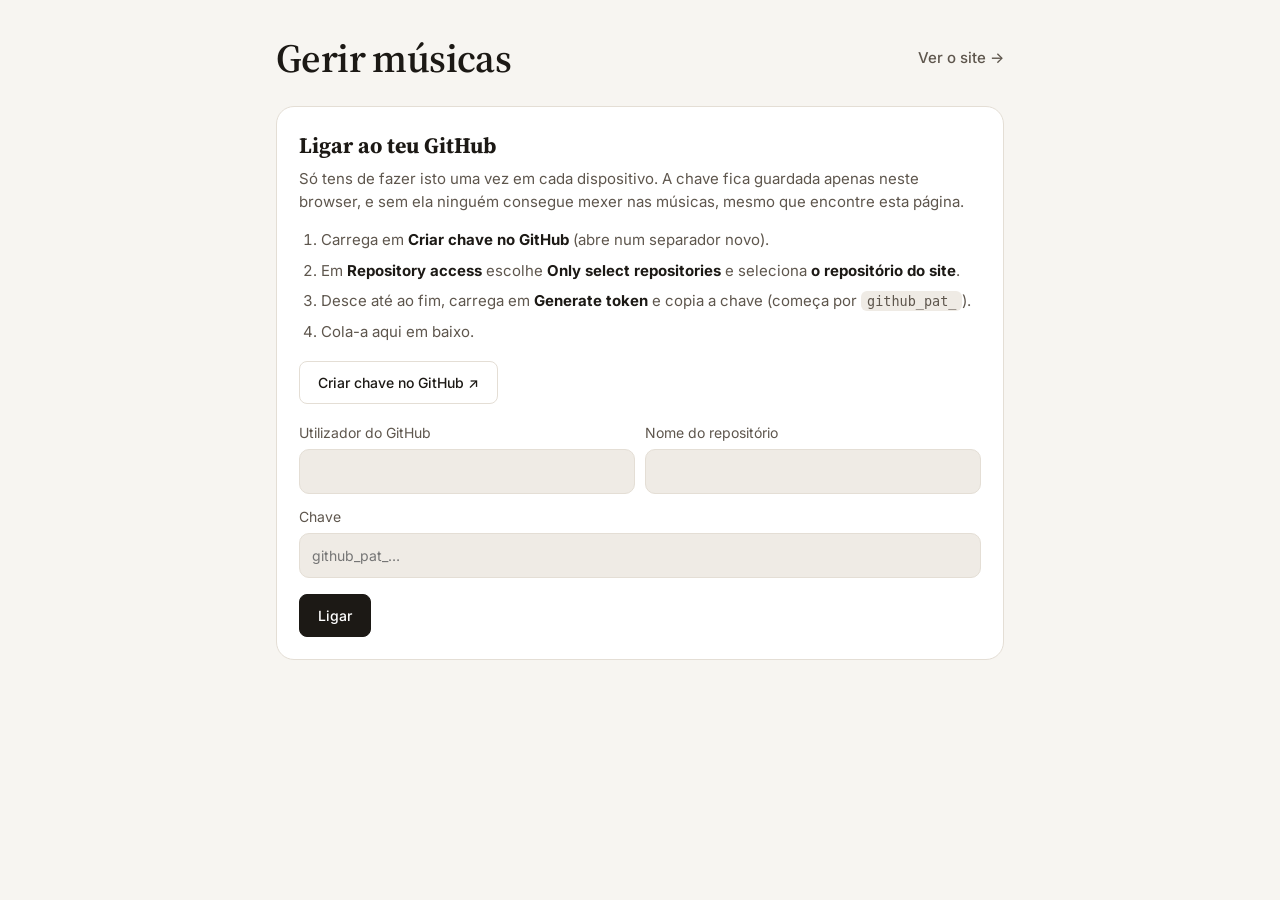
<file: gerir.html>
<!doctype html>
<html lang="pt">
<head>
  <meta charset="utf-8">
  <meta name="viewport" content="width=device-width, initial-scale=1, viewport-fit=cover">
  <meta name="robots" content="noindex, nofollow">
  <title>Gerir músicas</title>
  <link rel="icon" href="icone.svg" type="image/svg+xml">
  <link rel="preconnect" href="https://fonts.googleapis.com">
  <link rel="preconnect" href="https://fonts.gstatic.com" crossorigin>
  <link href="https://fonts.googleapis.com/css2?family=Inter:wght@400;500;600&family=Source+Serif+4:opsz,wght@8..60,600&display=swap" rel="stylesheet">
  <link rel="stylesheet" href="style.css">
  <style>
    body { padding-bottom: 60px; }
    [hidden] { display: none !important; }
    a.btn { color: inherit; text-decoration: none; }
    .pagina { position: relative; z-index: 1; max-width: 760px; margin: 0 auto; padding: 36px 16px 0; }
    .cab { display: flex; align-items: center; justify-content: space-between; gap: 12px; margin-bottom: 26px; }
    .cab h1 { font-size: clamp(28px, 6vw, 40px); margin: 0; }
    .cab a { color: var(--texto-2); text-decoration: none; font-weight: 500; white-space: nowrap; }
    .cab a:hover { color: var(--destaque); }

    .cartao {
      background: var(--cartao); border: 1px solid var(--linha); border-radius: 18px;
      padding: 22px; margin-bottom: 18px;
    }
    .cartao h2 { font-family: var(--serif); font-size: 22px; margin: 0 0 6px; }
    .cartao > p { color: var(--texto-2); margin: 0 0 16px; }
    .passos { margin: 0 0 18px; padding-left: 22px; color: var(--texto-2); }
    .passos li { margin-bottom: 8px; }
    .passos b { color: var(--texto); }

    label.campo { display: block; font-size: 14px; color: var(--texto-2); margin-bottom: 12px; }
    .entrada {
      display: block; width: 100%; margin-top: 6px;
      font: inherit; color: var(--texto);
      background: var(--fundo-2); border: 1px solid var(--linha); border-radius: 10px;
      padding: 11px 12px; outline: 0;
    }
    .entrada:focus { border-color: var(--destaque); }
    .linha2 { display: grid; grid-template-columns: 1fr 1fr; gap: 10px; }
    .erro { color: #e5484d; font-size: 14px; margin: 8px 0 0; }
    .ok { color: #3fb37f; }

    .zona {
      display: grid; place-items: center; text-align: center;
      border: 2px dashed var(--linha); border-radius: 18px;
      padding: 38px 16px; cursor: pointer;
      transition: border-color .15s, background .15s;
    }
    .zona:hover, .zona.sobre { border-color: var(--destaque); background: color-mix(in srgb, var(--destaque) 8%, transparent); }
    .zona svg { width: 44px; height: 44px; fill: var(--destaque); margin-bottom: 8px; }
    .zona strong { font-size: 18px; display: block; }
    .zona span { color: var(--texto-2); font-size: 14px; }

    .pendentes { list-style: none; margin: 16px 0 0; padding: 0; display: grid; gap: 10px; }
    .pend {
      border: 1px solid var(--linha); border-radius: 14px; padding: 12px;
      display: grid; grid-template-columns: 52px 1fr auto; gap: 12px; align-items: start;
      background: var(--fundo-2);
    }
    .pend .capa { cursor: pointer; position: relative; }
    .pend .capa::after {
      content: "+ capa"; position: absolute; inset: auto 0 0 0;
      font: 700 9px var(--sans); letter-spacing: .04em; text-transform: uppercase;
      background: rgba(0,0,0,.55); color: #fff; padding: 2px 0; text-align: center;
    }
    .pend .capa.tem::after { content: "mudar"; }
    .pend-nome { font-weight: 700; font-size: 14px; word-break: break-word; margin-bottom: 6px; }
    .pend-nome small { color: var(--texto-3); font-weight: 400; }
    .pend .entrada { padding: 8px 10px; margin-top: 0; font-size: 15px; }
    .barra-envio { height: 4px; background: var(--linha); border-radius: 4px; margin-top: 8px; overflow: hidden; display: none; }
    .barra-envio i { display: block; height: 100%; width: 0; background: var(--destaque); transition: width .2s; }
    .a-enviar .barra-envio { display: block; }

    .acoes { display: flex; gap: 10px; flex-wrap: wrap; margin-top: 16px; align-items: center; }
    .btn[disabled] { opacity: .5; pointer-events: none; }

    .estado {
      display: none; align-items: center; gap: 12px;
      border-radius: 14px; padding: 14px 16px; margin-bottom: 18px;
      background: var(--fundo-2); border: 1px solid var(--linha); font-weight: 500;
    }
    .estado.visivel { display: flex; }
    .estado.sucesso { border-color: #3fb37f; }
    .estado.falha { border-color: #e5484d; }
    .estado a { color: var(--destaque); }
    .roda { width: 18px; height: 18px; border-radius: 50%; border: 2px solid var(--linha); border-top-color: var(--destaque); animation: girar .8s linear infinite; flex: none; }

    .existentes { list-style: none; margin: 0; padding: 0; }
    .exist {
      display: grid; grid-template-columns: 46px 1fr auto; gap: 12px; align-items: center;
      padding: 10px 0; border-top: 1px solid var(--linha);
    }
    .exist:first-child { border-top: 0; }
    .exist .capa { width: 46px; height: 46px; font-size: 15px; }
    .exist-texto { min-width: 0; }
    .exist-texto strong, .exist-texto span { display: block; white-space: nowrap; overflow: hidden; text-overflow: ellipsis; }
    .exist-texto span { color: var(--texto-2); font-size: 14px; }
    .exist-edita { grid-column: 1 / -1; display: grid; grid-template-columns: 1fr 1fr auto; gap: 8px; }
    .exist-edita .entrada { margin: 0; padding: 8px 10px; }
    .icone.perigo:hover { color: #e5484d; }
    .vazio-mini { color: var(--texto-3); margin: 0; }
    .pl-sub { font-size: 14px; font-weight: 700; color: var(--texto-2); text-transform: uppercase; letter-spacing: .05em; margin: 22px 0 6px; }
    .pl-fora { max-height: 340px; overflow-y: auto; margin-top: 8px; }
    .exist .botoes { display: flex; }
    .icone[disabled] { opacity: .3; pointer-events: none; }
    .btn.perigo { margin-left: auto; }
    .btn.perigo:hover { border-color: #e5484d; color: #e5484d; }
    .rodape-gerir { text-align: center; margin-top: 26px; }
    .rodape-gerir button { background: none; border: 0; color: var(--texto-3); cursor: pointer; text-decoration: underline; font-size: 14px; }

    @media (max-width: 560px) {
      .cartao { padding: 18px 14px; }
      .linha2 { grid-template-columns: 1fr; gap: 6px; }
      .exist-edita { grid-template-columns: 1fr; }
    }
  </style>
</head>
<body>
  <div class="grao" aria-hidden="true"></div>
  <div class="pagina">
    <header class="cab">
      <h1>Gerir músicas</h1>
      <a href="./">Ver o site →</a>
    </header>

    <!-- 1. Ligar -->
    <section class="cartao" id="ligar" hidden>
      <h2>Ligar ao teu GitHub</h2>
      <p>Só tens de fazer isto uma vez em cada dispositivo. A chave fica guardada apenas neste browser, e sem ela ninguém consegue mexer nas músicas, mesmo que encontre esta página.</p>
      <ol class="passos">
        <li>Carrega em <b>Criar chave no GitHub</b> (abre num separador novo).</li>
        <li>Em <b>Repository access</b> escolhe <b>Only select repositories</b> e seleciona <b id="nomeRepo">o repositório do site</b>.</li>
        <li>Desce até ao fim, carrega em <b>Generate token</b> e copia a chave (começa por <code>github_pat_</code>).</li>
        <li>Cola-a aqui em baixo.</li>
      </ol>
      <div class="acoes" style="margin: 0 0 18px">
        <a class="btn" id="criarChave" target="_blank" rel="noopener">Criar chave no GitHub ↗</a>
      </div>
      <div class="linha2" id="campoRepo" hidden>
        <label class="campo">Utilizador do GitHub<input class="entrada" id="dono" autocomplete="off" autocapitalize="off"></label>
        <label class="campo">Nome do repositório<input class="entrada" id="repo" autocomplete="off" autocapitalize="off"></label>
      </div>
      <label class="campo">Chave
        <input class="entrada" id="chave" type="password" placeholder="github_pat_…" autocomplete="off" autocapitalize="off" spellcheck="false">
      </label>
      <div class="acoes"><button class="btn btn-principal" id="btnLigar" type="button">Ligar</button></div>
      <p class="erro" id="erroLigar" hidden></p>
    </section>

    <!-- 2. Gerir -->
    <div id="gerir" hidden>
      <div class="estado" id="estado" role="status" aria-live="polite"></div>

      <section class="cartao">
        <h2>Adicionar músicas</h2>
        <p>MP3 de preferência. Podes juntar imagens com o mesmo nome da música para servirem de capa.</p>
        <label class="zona" id="zona">
          <input type="file" id="ficheiros" multiple accept="audio/*,.mp3,.m4a,.aac,.ogg,.opus,.flac,.wav,image/*" hidden>
          <div>
            <svg viewBox="0 0 24 24" aria-hidden="true"><path d="M12 3v10.6A4 4 0 1 0 14 17V7h4V3h-6z"/></svg>
            <strong>Arrasta músicas para aqui</strong>
            <span>ou toca para escolher do computador ou telemóvel</span>
          </div>
        </label>
        <ul class="pendentes" id="pendentes"></ul>
        <div class="acoes" id="acoesEnvio" hidden>
          <button class="btn btn-principal" id="btnPublicar" type="button">Publicar</button>
          <button class="btn" id="btnLimpar" type="button">Limpar</button>
        </div>
        <p class="erro" id="erroEnvio" hidden></p>
      </section>

      <section class="cartao">
        <h2>No site <span id="numExist" style="color:var(--texto-3);font-weight:500"></span></h2>
        <ul class="existentes" id="existentes"></ul>
      </section>

      <section class="cartao">
        <h2>Playlists <span id="numPl" style="color:var(--texto-3);font-weight:500"></span></h2>
        <p>Junta músicas em playlists. Aparecem no site por cima da lista e cada uma tem o seu link para partilhar.</p>
        <div id="listaPl">
          <ul class="existentes" id="playlists"></ul>
          <div class="acoes"><button class="btn" id="btnNovaPl" type="button">+ Nova playlist</button></div>
        </div>
        <div id="editorPl" hidden>
          <label class="campo">Nome<input class="entrada" id="plNome" autocomplete="off" placeholder="Ex.: Para a estrada"></label>
          <label class="campo">Descrição (opcional)<input class="entrada" id="plDesc" autocomplete="off"></label>
          <h3 class="pl-sub">Na playlist <span id="plNum"></span></h3>
          <ul class="existentes" id="plDentro"></ul>
          <h3 class="pl-sub">Adicionar músicas</h3>
          <input class="entrada" id="plProcura" type="search" placeholder="Procurar…" autocomplete="off">
          <ul class="existentes pl-fora" id="plFora"></ul>
          <div class="acoes">
            <button class="btn btn-principal" id="btnGuardarPl" type="button">Guardar playlist</button>
            <button class="btn" id="btnCancelarPl" type="button">Cancelar</button>
            <button class="btn perigo" id="btnApagarPl" type="button">Apagar playlist</button>
          </div>
        </div>
      </section>

      <div class="rodape-gerir"><button id="btnSair" type="button">Desligar este dispositivo</button></div>
    </div>
  </div>

  <input type="file" id="ficheiroCapa" accept="image/*" hidden>
  <div class="aviso" id="aviso" role="status" aria-live="polite" style="bottom:24px"></div>

<script>
(() => {
  "use strict";
  const $ = (id) => document.getElementById(id);
  const API = "https://api.github.com";
  const AUDIO = /\.(mp3|m4a|aac|ogg|oga|opus|flac|wav|webm)$/i;
  const IMAGEM = /\.(jpe?g|png|webp)$/i;
  const MAX_MB = 95;

  const guardar = (k, v) => { try { v == null ? localStorage.removeItem(k) : localStorage.setItem(k, v); } catch {} };
  const ler = (k) => { try { return localStorage.getItem(k); } catch { return null; } };
  const esc = (t) => String(t ?? "").replace(/[&<>"']/g, (c) => ({ "&": "&amp;", "<": "&lt;", ">": "&gt;", '"': "&quot;", "'": "&#39;" }[c]));
  const mb = (b) => (b / 1048576).toFixed(1).replace(".", ",") + " MB";
  const semExt = (n) => n.replace(/\.[^.]+$/, "");

  let avisoT;
  const aviso = (t) => { const a = $("aviso"); a.textContent = t; a.classList.add("visivel"); clearTimeout(avisoT); avisoT = setTimeout(() => a.classList.remove("visivel"), 2600); };

  /* ---------- Repositório: deduzido do endereço do site ---------- */
  function adivinharRepo() {
    const h = location.hostname, partes = location.pathname.split("/").filter(Boolean);
    if (h.endsWith(".github.io")) {
      const dono = h.replace(".github.io", "");
      const repo = partes.length && !partes[0].includes(".") ? partes[0] : h;
      return { dono, repo };
    }
    return null;
  }

  let cfg = { dono: ler("gh_dono") || "", repo: ler("gh_repo") || "", chave: ler("gh_chave") || "", ramo: "main" };
  const palpite = adivinharRepo();
  if (palpite) { cfg.dono = cfg.dono || palpite.dono; cfg.repo = cfg.repo || palpite.repo; }

  /* ---------- Chamadas à API ---------- */
  async function gh(caminho, opcoes = {}) {
    const r = await fetch(API + caminho, {
      ...opcoes,
      headers: {
        Accept: "application/vnd.github+json",
        Authorization: "Bearer " + cfg.chave,
        "X-GitHub-Api-Version": "2022-11-28",
        ...(opcoes.body ? { "Content-Type": "application/json" } : {}),
      },
    });
    if (!r.ok) {
      let msg = "";
      try { msg = (await r.json()).message; } catch {}
      const e = new Error(msg || "Erro " + r.status);
      e.status = r.status;
      throw e;
    }
    return r.status === 204 ? null : r.json();
  }
  const rp = () => `/repos/${encodeURIComponent(cfg.dono)}/${encodeURIComponent(cfg.repo)}`;

  // Envia um ficheiro como "blob" com barra de progresso
  function enviarBlob(ficheiro, aoProgredir) {
    return new Promise((resolver, rejeitar) => {
      const leitor = new FileReader();
      leitor.onerror = () => rejeitar(new Error("Não consegui ler " + ficheiro.name));
      leitor.onload = () => {
        const base64 = String(leitor.result).split(",")[1] || "";
        const xhr = new XMLHttpRequest();
        xhr.open("POST", API + rp() + "/git/blobs");
        xhr.setRequestHeader("Accept", "application/vnd.github+json");
        xhr.setRequestHeader("Authorization", "Bearer " + cfg.chave);
        xhr.setRequestHeader("Content-Type", "application/json");
        xhr.upload.onprogress = (e) => e.lengthComputable && aoProgredir(e.loaded / e.total);
        xhr.onload = () => {
          if (xhr.status >= 200 && xhr.status < 300) resolver(JSON.parse(xhr.responseText).sha);
          else { let m = ""; try { m = JSON.parse(xhr.responseText).message; } catch {} rejeitar(new Error(m || "Erro " + xhr.status)); }
        };
        xhr.onerror = () => rejeitar(new Error("Falhou a ligação ao enviar " + ficheiro.name));
        xhr.send(JSON.stringify({ content: base64, encoding: "base64" }));
      };
      leitor.readAsDataURL(ficheiro);
    });
  }

  // Um único "commit" com tudo: ficheiros novos, alterados e apagados
  async function gravar(alteracoes, mensagem) {
    const ref = await gh(`${rp()}/git/ref/heads/${cfg.ramo}`);
    const pai = await gh(`${rp()}/git/commits/${ref.object.sha}`);
    const arvore = await gh(`${rp()}/git/trees`, {
      method: "POST",
      body: JSON.stringify({
        base_tree: pai.tree.sha,
        tree: alteracoes.map((a) => a.apagar
          ? { path: a.caminho, mode: "100644", type: "blob", sha: null }
          : a.sha
            ? { path: a.caminho, mode: "100644", type: "blob", sha: a.sha }
            : { path: a.caminho, mode: "100644", type: "blob", content: a.texto }),
      }),
    });
    const commit = await gh(`${rp()}/git/commits`, {
      method: "POST",
      body: JSON.stringify({ message: mensagem, tree: arvore.sha, parents: [ref.object.sha] }),
    });
    await gh(`${rp()}/git/refs/heads/${cfg.ramo}`, { method: "PATCH", body: JSON.stringify({ sha: commit.sha }) });
    acompanharPublicacao(commit.sha);
    return commit.sha;
  }

  /* ---------- Estado da publicação ---------- */
  let seguir = 0;
  function mostrarEstado(html, tipo = "") {
    const e = $("estado");
    e.className = "estado visivel " + tipo;
    e.innerHTML = html;
  }
  async function acompanharPublicacao(sha) {
    const meu = ++seguir;
    mostrarEstado('<div class="roda"></div><span>Guardado! A atualizar o site… (costuma demorar 1–2 minutos)</span>');
    const inicio = Date.now();
    while (meu === seguir && Date.now() - inicio < 6 * 60 * 1000) {
      await new Promise((r) => setTimeout(r, 6000));
      let run;
      try {
        const d = await gh(`${rp()}/actions/runs?head_sha=${sha}&per_page=1`);
        run = d.workflow_runs && d.workflow_runs[0];
      } catch (e) {
        if (e.status === 403 || e.status === 404) {
          mostrarEstado('<span>✓ Guardado. O site atualiza sozinho dentro de 1–2 minutos.</span>', "sucesso");
          return;
        }
        continue;
      }
      if (!run || meu !== seguir) continue;
      if (run.status === "completed") {
        if (run.conclusion === "success") {
          mostrarEstado('<span class="ok">✓</span><span>Já está no site! <a href="./">Abrir o site</a></span>', "sucesso");
          carregarExistentes();
        } else {
          mostrarEstado(`<span>⚠️ A atualização do site falhou. <a href="${esc(run.html_url)}" target="_blank" rel="noopener">Ver detalhes no GitHub</a></span>`, "falha");
        }
        return;
      }
    }
  }

  /* ---------- Ligar ---------- */
  function linkCriarChave() {
    const p = new URLSearchParams({
      name: "Site de musicas",
      description: "Para carregar músicas a partir da página Gerir músicas",
      expires_in: "366",
      contents: "write",
      actions: "read",
    });
    if (cfg.dono) p.set("target_name", cfg.dono);
    return "https://github.com/settings/personal-access-tokens/new?" + p;
  }

  function mostrarLigar(erro) {
    $("gerir").hidden = true;
    $("ligar").hidden = false;
    $("campoRepo").hidden = !!palpite && !erro?.repo;
    $("dono").value = cfg.dono; $("repo").value = cfg.repo;
    if (cfg.repo) $("nomeRepo").textContent = cfg.repo;
    $("criarChave").href = linkCriarChave();
    if (erro) { $("erroLigar").textContent = erro.texto; $("erroLigar").hidden = false; }
  }

  async function ligar() {
    $("erroLigar").hidden = true;
    const repo = await gh(rp());
    if (!repo.permissions || !repo.permissions.push) {
      throw Object.assign(new Error("Esta chave só pode ler. Volta a criá-la com Contents: Read and write."), { status: 403 });
    }
    cfg.ramo = repo.default_branch || "main";
    $("ligar").hidden = true;
    $("gerir").hidden = false;
    carregarExistentes();
  }

  $("btnLigar").addEventListener("click", async () => {
    cfg.chave = $("chave").value.trim();
    if (!$("campoRepo").hidden) { cfg.dono = $("dono").value.trim(); cfg.repo = $("repo").value.trim(); }
    if (!cfg.chave) return;
    $("btnLigar").disabled = true;
    try {
      await ligar();
      guardar("gh_chave", cfg.chave); guardar("gh_dono", cfg.dono); guardar("gh_repo", cfg.repo);
      aviso("Ligado ✓");
    } catch (e) {
      const texto = e.status === 401 ? "A chave não é válida. Confirma que a copiaste toda."
        : e.status === 404 ? "Não encontrei o repositório. Confirma o nome e que a chave tem acesso a ele."
        : e.message;
      mostrarLigar({ texto, repo: e.status === 404 });
    } finally { $("btnLigar").disabled = false; }
  });

  $("btnSair").addEventListener("click", () => {
    if (!confirm("Desligar este dispositivo? Vais precisar da chave para voltar a entrar.")) return;
    guardar("gh_chave", null);
    cfg.chave = ""; $("chave").value = "";
    mostrarLigar();
  });

  /* ---------- Músicas existentes ---------- */
  let existentes = [];   // {caminho, sha, tamanho, capa?, titulo, artista, capaUrl}
  let nomes = {};        // musicas/nomes.json  { "ficheiro.mp3": {titulo, artista} }
  let playlists = [];    // musicas/playlists.json  [{id, nome, descricao, musicas: ["ficheiro.mp3", …]}]

  const lerJson = async (t) => {
    const b = await gh(`${rp()}/git/blobs/${t.sha}`);
    return JSON.parse(new TextDecoder().decode(Uint8Array.from(atob(b.content.replace(/\n/g, "")), (c) => c.charCodeAt(0))));
  };
  const textoPlaylists = (pls) => JSON.stringify(pls, null, 2) + "\n";

  async function carregarExistentes() {
    const ul = $("existentes");
    ul.innerHTML = '<li class="vazio-mini">A carregar…</li>';
    try {
      const [arvore, site] = await Promise.all([
        gh(`${rp()}/git/trees/${cfg.ramo}?recursive=1`),
        fetch("musicas.json?v=" + Date.now(), { cache: "no-store" }).then((r) => r.ok ? r.json() : { musicas: [] }).catch(() => ({ musicas: [] })),
      ]);
      const ficheiros = arvore.tree.filter((t) => t.type === "blob" && t.path.startsWith("musicas/"));
      const nomesF = ficheiros.find((t) => t.path === "musicas/nomes.json");
      const plF = ficheiros.find((t) => t.path === "musicas/playlists.json");
      nomes = {};
      playlists = [];
      if (nomesF) { try { nomes = await lerJson(nomesF); } catch {} }
      if (plF) { try { const l = await lerJson(plF); if (Array.isArray(l)) playlists = l; } catch {} }
      const doSite = {};
      (site.musicas || []).forEach((m) => { doSite[decodeURIComponent(m.ficheiro)] = m; });
      const imagens = new Map(ficheiros.filter((t) => IMAGEM.test(t.path)).map((t) => [semExt(t.path), t]));

      existentes = ficheiros.filter((t) => AUDIO.test(t.path)).map((t) => {
        const m = doSite[t.path] || {};
        const rel = t.path.slice("musicas/".length);
        const n = nomes[rel] || {};
        const nomeF = semExt(rel.split("/").pop());
        const [a, ti] = nomeF.includes(" - ") ? nomeF.split(/ - (.+)/) : ["", nomeF];
        return {
          caminho: t.path, rel, sha: t.sha, tamanho: t.size,
          capa: imagens.get(semExt(t.path)),
          titulo: n.titulo || m.titulo || ti,
          artista: n.artista || m.artista || a,
          capaUrl: m.capa || "",
          publicada: !!doSite[t.path],
          adicionada: m.adicionada || Infinity,
        };
      }).sort((x, y) => y.adicionada - x.adicionada);

      desenharExistentes();
      if ($("editorPl").hidden) desenharPlaylists();
    } catch (e) {
      ul.innerHTML = `<li class="erro">Não consegui carregar a lista: ${esc(e.message)}</li>`;
    }
  }

  function capaFalsa(el, titulo) {
    let h = 0; for (const c of titulo) h = (h * 31 + c.charCodeAt(0)) >>> 0; h %= 360;
    el.style.backgroundImage = `linear-gradient(135deg, hsl(${h} 70% 55%), hsl(${(h + 50) % 360} 65% 35%))`;
    el.textContent = titulo.replace(/[^\p{L}\p{N} ]/gu, "").trim().split(/\s+/).slice(0, 2).map((p) => p[0]).join("").toUpperCase() || "♪";
  }

  function desenharExistentes() {
    const ul = $("existentes");
    $("numExist").textContent = existentes.length ? "· " + existentes.length : "";
    if (!existentes.length) { ul.innerHTML = '<li class="vazio-mini">Ainda não há músicas. Adiciona a primeira lá em cima.</li>'; return; }
    ul.innerHTML = "";
    existentes.forEach((m, i) => {
      const li = document.createElement("li");
      li.className = "exist";
      li.innerHTML = `
        <div class="capa"></div>
        <div class="exist-texto">
          <strong>${esc(m.titulo)}</strong>
          <span>${esc([m.artista, mb(m.tamanho), m.publicada ? "" : "a publicar…"].filter(Boolean).join(" · "))}</span>
        </div>
        <div>
          <button class="icone" data-acao="editar" data-i="${i}" title="Mudar nome" aria-label="Mudar nome">
            <svg viewBox="0 0 24 24"><path d="M4 17.2V20h2.8l8.3-8.3-2.8-2.8L4 17.2zM19.7 7.1a1 1 0 0 0 0-1.4l-1.4-1.4a1 1 0 0 0-1.4 0l-1.3 1.3 2.8 2.8 1.3-1.3z"/></svg>
          </button>
          <button class="icone perigo" data-acao="apagar" data-i="${i}" title="Apagar" aria-label="Apagar">
            <svg viewBox="0 0 24 24"><path d="M9 3h6l1 2h4v2H4V5h4l1-2zm-3 6h12l-1 12H7L6 9z"/></svg>
          </button>
        </div>`;
      const c = li.querySelector(".capa");
      if (m.capaUrl) c.style.backgroundImage = `url("${m.capaUrl}")`; else capaFalsa(c, m.titulo);
      ul.appendChild(li);
    });
  }

  $("existentes").addEventListener("click", async (e) => {
    const b = e.target.closest("[data-acao]");
    if (!b) return;
    const m = existentes[+b.dataset.i];
    const li = b.closest(".exist");

    if (b.dataset.acao === "editar") {
      if (li.querySelector(".exist-edita")) return;
      const f = document.createElement("div");
      f.className = "exist-edita";
      f.innerHTML = `
        <input class="entrada" placeholder="Título" value="${esc(m.titulo)}">
        <input class="entrada" placeholder="Artista" value="${esc(m.artista)}">
        <button class="btn btn-principal" type="button">Guardar</button>`;
      li.appendChild(f);
      f.querySelector("input").focus();
      f.querySelector("button").addEventListener("click", async (ev) => {
        const [t, a] = f.querySelectorAll("input");
        ev.target.disabled = true;
        try {
          nomes[m.rel] = { titulo: t.value.trim(), artista: a.value.trim() };
          await gravar([{ caminho: "musicas/nomes.json", texto: JSON.stringify(nomes, null, 2) + "\n" }], `Mudar nome: ${t.value.trim()}`);
          m.titulo = t.value.trim() || m.titulo; m.artista = a.value.trim();
          desenharExistentes();
        } catch (err) { aviso("Erro: " + err.message); ev.target.disabled = false; }
      });
    }

    if (b.dataset.acao === "apagar") {
      if (!confirm(`Apagar "${m.titulo}" do site?`)) return;
      b.disabled = true;
      try {
        const alt = [{ caminho: m.caminho, apagar: true }];
        if (m.capa) alt.push({ caminho: m.capa.path, apagar: true });
        if (nomes[m.rel]) { delete nomes[m.rel]; alt.push({ caminho: "musicas/nomes.json", texto: JSON.stringify(nomes, null, 2) + "\n" }); }
        const semEsta = playlists.map((pl) => ({ ...pl, musicas: (pl.musicas || []).filter((r) => r !== m.rel) }));
        if (semEsta.some((pl, j) => pl.musicas.length !== (playlists[j].musicas || []).length)) {
          alt.push({ caminho: "musicas/playlists.json", texto: textoPlaylists(semEsta) });
        }
        await gravar(alt, `Apagar música: ${m.titulo}`);
        existentes = existentes.filter((x) => x !== m);
        playlists = semEsta;
        desenharExistentes();
        if ($("editorPl").hidden) desenharPlaylists();
      } catch (err) { aviso("Erro: " + err.message); b.disabled = false; }
    }
  });

  /* ---------- Playlists ---------- */
  let editando = null;   // {orig, musicas: [rel]}

  const porRel = (rel) => existentes.find((m) => m.rel === rel);
  const pintar = (el, m) => { if (m?.capaUrl) el.style.backgroundImage = `url("${m.capaUrl}")`; else capaFalsa(el, m?.titulo || "♪"); };
  const slugPl = (t) => t.normalize("NFKD").replace(/[\u0300-\u036f]/g, "").replace(/[^a-zA-Z0-9]+/g, "-").replace(/^-+|-+$/g, "").toLowerCase() || "playlist";
  const ICONE_EDITAR = '<svg viewBox="0 0 24 24"><path d="M4 17.2V20h2.8l8.3-8.3-2.8-2.8L4 17.2zM19.7 7.1a1 1 0 0 0 0-1.4l-1.4-1.4a1 1 0 0 0-1.4 0l-1.3 1.3 2.8 2.8 1.3-1.3z"/></svg>';

  function desenharPlaylists() {
    const ul = $("playlists");
    $("numPl").textContent = playlists.length ? "· " + playlists.length : "";
    if (!playlists.length) { ul.innerHTML = '<li class="vazio-mini">Ainda não há playlists.</li>'; return; }
    ul.innerHTML = "";
    playlists.forEach((pl, i) => {
      const faixas = (pl.musicas || []).filter(porRel);
      const li = document.createElement("li");
      li.className = "exist";
      li.innerHTML = `
        <div class="capa"></div>
        <div class="exist-texto">
          <strong>${esc(pl.nome)}</strong>
          <span>${esc([`${faixas.length} ${faixas.length === 1 ? "música" : "músicas"}`, pl.descricao].filter(Boolean).join(" · "))}</span>
        </div>
        <div class="botoes">
          <a class="icone" href="./?p=${encodeURIComponent(pl.id)}" target="_blank" rel="noopener" title="Ver no site" aria-label="Ver no site">
            <svg viewBox="0 0 24 24"><path d="M14 4h6v6h-2V7.4l-7.3 7.3-1.4-1.4L16.6 6H14V4zM5 6h6v2H6v10h10v-5h2v7H4V6h1z"/></svg>
          </a>
          <button class="icone" data-pl="${i}" type="button" title="Editar" aria-label="Editar ${esc(pl.nome)}">${ICONE_EDITAR}</button>
        </div>`;
      pintar(li.querySelector(".capa"), porRel(faixas[0]));
      ul.appendChild(li);
    });
  }

  function abrirEditor(pl) {
    editando = { orig: pl, musicas: pl ? (pl.musicas || []).filter(porRel) : [] };
    $("plNome").value = pl?.nome || "";
    $("plDesc").value = pl?.descricao || "";
    $("plProcura").value = "";
    $("btnApagarPl").hidden = !pl;
    $("listaPl").hidden = true;
    $("editorPl").hidden = false;
    desenharEditor();
    $("plNome").focus();
  }

  function fecharEditor() {
    editando = null;
    $("editorPl").hidden = true;
    $("listaPl").hidden = false;
    desenharPlaylists();
  }

  function linhaMusica(m, botoes) {
    const li = document.createElement("li");
    li.className = "exist";
    li.innerHTML = `
      <div class="capa"></div>
      <div class="exist-texto"><strong>${esc(m.titulo)}</strong><span>${esc(m.artista)}</span></div>
      <div class="botoes">${botoes}</div>`;
    pintar(li.querySelector(".capa"), m);
    return li;
  }

  function desenharEditor() {
    const dentro = $("plDentro"), fora = $("plFora");
    const n = editando.musicas.length;
    $("plNum").textContent = n ? "· " + n : "";
    dentro.innerHTML = n ? "" : '<li class="vazio-mini">Ainda vazia. Escolhe músicas em baixo.</li>';
    editando.musicas.forEach((rel, i) => {
      dentro.appendChild(linhaMusica(porRel(rel), `
        <button class="icone" data-acao="cima" data-i="${i}" type="button" title="Subir" aria-label="Subir"${i ? "" : " disabled"}>
          <svg viewBox="0 0 24 24"><path d="M12 5l7 7-1.4 1.4-4.6-4.6V19h-2V8.8l-4.6 4.6L5 12z"/></svg></button>
        <button class="icone" data-acao="baixo" data-i="${i}" type="button" title="Descer" aria-label="Descer"${i < n - 1 ? "" : " disabled"}>
          <svg viewBox="0 0 24 24"><path d="M12 19l-7-7 1.4-1.4 4.6 4.6V5h2v10.2l4.6-4.6L19 12z"/></svg></button>
        <button class="icone perigo" data-acao="tirar" data-i="${i}" type="button" title="Tirar da playlist" aria-label="Tirar da playlist">
          <svg viewBox="0 0 24 24"><path d="M6.4 5 12 10.6 17.6 5 19 6.4 13.4 12l5.6 5.6-1.4 1.4-5.6-5.6L6.4 19 5 17.6l5.6-5.6L5 6.4z"/></svg></button>`));
    });

    const t = $("plProcura").value.trim().toLowerCase();
    const resto = existentes.filter((m) => !editando.musicas.includes(m.rel) &&
      (!t || (m.titulo + " " + m.artista).toLowerCase().includes(t)));
    fora.innerHTML = resto.length ? "" : `<li class="vazio-mini">${existentes.length === n ? "Já estão todas as músicas." : "Nenhuma música encontrada."}</li>`;
    resto.forEach((m) => {
      fora.appendChild(linhaMusica(m, `
        <button class="icone" data-rel="${esc(m.rel)}" type="button" title="Adicionar" aria-label="Adicionar ${esc(m.titulo)}">
          <svg viewBox="0 0 24 24"><path d="M11 5h2v6h6v2h-6v6h-2v-6H5v-2h6z"/></svg></button>`));
    });
  }

  $("btnNovaPl").addEventListener("click", () => abrirEditor(null));
  $("btnCancelarPl").addEventListener("click", fecharEditor);
  $("plProcura").addEventListener("input", desenharEditor);
  $("playlists").addEventListener("click", (e) => {
    const b = e.target.closest("[data-pl]");
    if (b) abrirEditor(playlists[+b.dataset.pl]);
  });
  $("plDentro").addEventListener("click", (e) => {
    const b = e.target.closest("[data-acao]");
    if (!b) return;
    const l = editando.musicas, i = +b.dataset.i;
    if (b.dataset.acao === "tirar") l.splice(i, 1);
    const j = b.dataset.acao === "cima" ? i - 1 : b.dataset.acao === "baixo" ? i + 1 : -1;
    if (j >= 0 && j < l.length) [l[i], l[j]] = [l[j], l[i]];
    desenharEditor();
  });
  $("plFora").addEventListener("click", (e) => {
    const b = e.target.closest("[data-rel]");
    if (!b) return;
    editando.musicas.push(b.dataset.rel);
    desenharEditor();
  });

  $("btnGuardarPl").addEventListener("click", async (e) => {
    const nome = $("plNome").value.trim();
    if (!nome) { aviso("Dá um nome à playlist"); $("plNome").focus(); return; }
    const { orig } = editando;
    let id = orig?.id;
    if (!id) {
      const usados = new Set(playlists.map((pl) => pl.id));
      const base = slugPl(nome);
      let n = 2; id = base;
      while (usados.has(id)) id = `${base}-${n++}`;
    }
    const nova = { id, nome, descricao: $("plDesc").value.trim(), musicas: [...editando.musicas] };
    const lista = orig ? playlists.map((pl) => pl === orig ? nova : pl) : [...playlists, nova];
    e.target.disabled = true;
    try {
      await gravar([{ caminho: "musicas/playlists.json", texto: textoPlaylists(lista) }], `Playlist: ${nome}`);
      playlists = lista;
      fecharEditor();
      aviso("Playlist guardada ✓");
    } catch (err) { aviso("Erro: " + err.message); }
    finally { e.target.disabled = false; }
  });

  $("btnApagarPl").addEventListener("click", async (e) => {
    const { orig } = editando;
    if (!orig || !confirm(`Apagar a playlist "${orig.nome}"? As músicas continuam no site.`)) return;
    const lista = playlists.filter((pl) => pl !== orig);
    e.target.disabled = true;
    try {
      await gravar([{ caminho: "musicas/playlists.json", texto: textoPlaylists(lista) }], `Apagar playlist: ${orig.nome}`);
      playlists = lista;
      fecharEditor();
    } catch (err) { aviso("Erro: " + err.message); }
    finally { e.target.disabled = false; }
  });

  /* ---------- Adicionar ---------- */
  let pendentes = [];   // {ficheiro, capa?: File, titulo, artista, el}

  function adicionarFicheiros(lista) {
    const fs = [...lista];
    const audios = fs.filter((f) => AUDIO.test(f.name) || f.type.startsWith("audio/"));
    const imagens = fs.filter((f) => f.type.startsWith("image/") || IMAGEM.test(f.name));
    let ignorados = fs.length - audios.length - imagens.length;

    for (const f of audios) {
      if (f.size > MAX_MB * 1048576) { aviso(`${f.name} é demasiado grande (máx. ${MAX_MB} MB)`); continue; }
      if (pendentes.some((p) => p.ficheiro.name === f.name && p.ficheiro.size === f.size)) continue;
      pendentes.push({ ficheiro: f, capa: null, titulo: "", artista: "" });
    }
    for (const img of imagens) {
      const alvo = pendentes.find((p) => semExt(p.ficheiro.name).toLowerCase() === semExt(img.name).toLowerCase());
      if (alvo) alvo.capa = img; else ignorados++;
    }
    if (ignorados) aviso(`${ignorados} ficheiro(s) ignorado(s): não são músicas ou não têm música com o mesmo nome`);
    desenharPendentes();
  }

  function desenharPendentes() {
    const ul = $("pendentes");
    ul.innerHTML = "";
    pendentes.forEach((p, i) => {
      const nomeF = semExt(p.ficheiro.name);
      const [a, t] = nomeF.includes(" - ") ? nomeF.split(/ - (.+)/) : ["", nomeF];
      const li = document.createElement("li");
      li.className = "pend";
      li.innerHTML = `
        <div class="capa${p.capa ? " tem" : ""}" title="Escolher capa"></div>
        <div>
          <div class="pend-nome">${esc(p.ficheiro.name)} <small>${mb(p.ficheiro.size)}</small></div>
          <div class="linha2">
            <input class="entrada" data-c="titulo" placeholder="Título (automático: ${esc(t.replace(/^\d+[\s.\-_]+/, ""))})" value="${esc(p.titulo)}">
            <input class="entrada" data-c="artista" placeholder="Artista${a ? " (automático: " + esc(a) + ")" : " (opcional)"}" value="${esc(p.artista)}">
          </div>
          <div class="barra-envio"><i></i></div>
        </div>
        <button class="icone perigo" type="button" title="Tirar" aria-label="Tirar da lista">
          <svg viewBox="0 0 24 24"><path d="M6.4 5 12 10.6 17.6 5 19 6.4 13.4 12l5.6 5.6-1.4 1.4-5.6-5.6L6.4 19 5 17.6l5.6-5.6L5 6.4z"/></svg>
        </button>`;
      const c = li.querySelector(".capa");
      if (p.capa) c.style.backgroundImage = `url("${URL.createObjectURL(p.capa)}")`;
      else capaFalsa(c, p.titulo || t);
      c.addEventListener("click", () => { capaPara = p; $("ficheiroCapa").click(); });
      li.querySelectorAll("input").forEach((inp) => inp.addEventListener("input", () => { p[inp.dataset.c] = inp.value; }));
      li.querySelector("button").addEventListener("click", () => { pendentes.splice(i, 1); desenharPendentes(); });
      p.el = li;
      ul.appendChild(li);
    });
    $("acoesEnvio").hidden = !pendentes.length;
    $("btnPublicar").textContent = pendentes.length === 1 ? "Publicar 1 música" : `Publicar ${pendentes.length} músicas`;
  }

  let capaPara = null;
  $("ficheiroCapa").addEventListener("change", (e) => {
    if (capaPara && e.target.files[0]) { capaPara.capa = e.target.files[0]; desenharPendentes(); }
    e.target.value = "";
  });

  const zona = $("zona");
  $("ficheiros").addEventListener("change", (e) => { adicionarFicheiros(e.target.files); e.target.value = ""; });
  ["dragenter", "dragover"].forEach((ev) => zona.addEventListener(ev, (e) => { e.preventDefault(); zona.classList.add("sobre"); }));
  ["dragleave", "drop"].forEach((ev) => zona.addEventListener(ev, (e) => { e.preventDefault(); zona.classList.remove("sobre"); }));
  zona.addEventListener("drop", (e) => adicionarFicheiros(e.dataTransfer.files));
  // largar em qualquer lado da página também funciona
  window.addEventListener("dragover", (e) => e.preventDefault());
  window.addEventListener("drop", (e) => { e.preventDefault(); if (!$("gerir").hidden && !zona.contains(e.target)) adicionarFicheiros(e.dataTransfer.files); });

  $("btnLimpar").addEventListener("click", () => { pendentes = []; desenharPendentes(); });

  function caminhoLivre(nome, usados) {
    const limpo = nome.replace(/[\\/:*?"<>|#%]+/g, " ").replace(/\s+/g, " ").trim();
    let caminho = "musicas/" + limpo, n = 2;
    const ext = limpo.match(/\.[^.]+$/)?.[0] || "", base = limpo.slice(0, limpo.length - ext.length);
    while (usados.has(caminho.toLowerCase())) caminho = `musicas/${base} (${n++})${ext}`;
    usados.add(caminho.toLowerCase());
    return caminho;
  }

  $("btnPublicar").addEventListener("click", async () => {
    if (!pendentes.length) return;
    const btn = $("btnPublicar");
    btn.disabled = true; $("btnLimpar").disabled = true; zona.style.pointerEvents = "none";
    $("erroEnvio").hidden = true;
    const usados = new Set(existentes.flatMap((m) => [m.caminho.toLowerCase(), m.capa?.path.toLowerCase()]).filter(Boolean));
    const alteracoes = [];
    let mudouNomes = false;
    try {
      for (let i = 0; i < pendentes.length; i++) {
        const p = pendentes[i];
        btn.textContent = `A enviar ${i + 1} de ${pendentes.length}…`;
        p.el.classList.add("a-enviar");
        const barra = p.el.querySelector(".barra-envio i");
        const caminho = caminhoLivre(p.ficheiro.name, usados);
        const sha = await enviarBlob(p.ficheiro, (f) => { barra.style.width = (p.capa ? f * 90 : f * 100) + "%"; });
        alteracoes.push({ caminho, sha });
        if (p.capa) {
          const ext = (p.capa.name.match(/\.[^.]+$/)?.[0] || ".jpg").toLowerCase();
          const caminhoCapa = semExt(caminho) + ext;
          usados.add(caminhoCapa.toLowerCase());
          alteracoes.push({ caminho: caminhoCapa, sha: await enviarBlob(p.capa, () => {}) });
        }
        barra.style.width = "100%";
        if (p.titulo.trim() || p.artista.trim()) {
          nomes[caminho.slice("musicas/".length)] = { titulo: p.titulo.trim(), artista: p.artista.trim() };
          mudouNomes = true;
        }
      }
      if (mudouNomes) alteracoes.push({ caminho: "musicas/nomes.json", texto: JSON.stringify(nomes, null, 2) + "\n" });
      btn.textContent = "A guardar…";
      const n = pendentes.length;
      await gravar(alteracoes, n === 1 ? `Adicionar música: ${pendentes[0].titulo || pendentes[0].ficheiro.name}` : `Adicionar ${n} músicas`);
      pendentes = [];
      desenharPendentes();
      aviso(n === 1 ? "Música enviada ✓" : `${n} músicas enviadas ✓`);
      carregarExistentes();
    } catch (e) {
      $("erroEnvio").textContent = "Não foi possível enviar: " + e.message + ". Tenta outra vez.";
      $("erroEnvio").hidden = false;
      pendentes.forEach((p) => p.el?.classList.remove("a-enviar"));
      desenharPendentes();
    } finally {
      btn.disabled = false; $("btnLimpar").disabled = false; zona.style.pointerEvents = "";
    }
  });

  /* ---------- Arranque ---------- */
  if (cfg.chave && cfg.dono && cfg.repo) {
    ligar().catch((e) => mostrarLigar({ texto: e.status === 401 ? "A chave expirou ou foi revogada. Cria uma nova." : e.message }));
  } else {
    mostrarLigar();
  }
})();
</script>
</body>
</html>
</file>
<file: style.css>
:root {
  --fundo: #f7f5f1;
  --fundo-2: #efebe5;
  --cartao: #ffffff;
  --linha: #e4ded5;
  --texto: #1c1915;
  --texto-2: #5e564d;
  --texto-3: #8f857a;
  --destaque: #a5482b;
  --destaque-2: #8c3c23;
  --destaque-texto: #ffffff;
  --escuro: #1c1915;
  --escuro-texto: #ffffff;
  --raio: 10px;
  --leitor-h: 84px;
  --serif: "Source Serif 4", Georgia, serif;
  --sans: "Inter", system-ui, -apple-system, "Segoe UI", sans-serif;
}

@media (prefers-color-scheme: dark) {
  :root {
    --fundo: #121110;
    --fundo-2: #1c1a18;
    --cartao: #1f1d1b;
    --linha: #2e2b28;
    --texto: #f2eee8;
    --texto-2: #b3aaa0;
    --texto-3: #81786f;
    --destaque: #e0805f;
    --destaque-2: #ea9576;
    --destaque-texto: #1a1210;
    --escuro: #f2eee8;
    --escuro-texto: #121110;
  }
}

* { box-sizing: border-box; }
html { -webkit-text-size-adjust: 100%; }
body {
  margin: 0;
  min-height: 100vh;
  background: var(--fundo);
  color: var(--texto);
  font-family: var(--sans);
  font-size: 15px;
  line-height: 1.5;
  -webkit-font-smoothing: antialiased;
  padding-bottom: calc(var(--leitor-h) + 24px + env(safe-area-inset-bottom));
}
button { font: inherit; color: inherit; }
code { font-size: .9em; background: var(--fundo-2); padding: 2px 6px; border-radius: 6px; }
.grao { display: none; }

/* ---------- Topo ---------- */
.topo {
  position: relative; z-index: 1;
  max-width: 760px; margin: 0 auto;
  padding: 48px 20px 28px;
}
.topo-acoes { display: flex; gap: 10px; flex-wrap: wrap; margin-top: 22px; }

h1 {
  font-family: var(--serif);
  font-weight: 600;
  font-size: clamp(28px, 6vw, 40px);
  line-height: 1.1;
  letter-spacing: -0.015em;
  margin: 0 0 8px;
}
#subtitulo { margin: 0; color: var(--texto-2); font-size: 16px; max-width: 52ch; }
#subtitulo:empty { display: none; }
.contagem { margin: 10px 0 0; color: var(--texto-3); font-size: 13px; }

/* ---------- Botões ---------- */
.btn {
  display: inline-flex; align-items: center; justify-content: center; gap: 8px;
  border: 1px solid var(--linha);
  background: var(--cartao);
  padding: 10px 18px;
  border-radius: 8px;
  font-weight: 500; font-size: 14px;
  cursor: pointer;
  transition: background .15s ease, border-color .15s ease, opacity .15s ease;
}
.btn:hover { border-color: var(--texto-3); }
.btn:active { opacity: .85; }
.btn svg { width: 16px; height: 16px; fill: currentColor; }
.btn-principal { background: var(--escuro); border-color: var(--escuro); color: var(--escuro-texto); }
.btn-principal:hover { background: var(--destaque); border-color: var(--destaque); color: var(--destaque-texto); }

/* ---------- Procura ---------- */
main { position: relative; z-index: 1; max-width: 760px; margin: 0 auto; padding: 0 12px; }
.procura {
  display: flex; align-items: center; gap: 10px;
  margin: 0 8px 12px;
  padding: 0 12px;
  border: 1px solid var(--linha); border-radius: 8px;
  background: var(--cartao);
}
.procura svg { width: 18px; height: 18px; fill: var(--texto-3); flex: none; }
.procura input {
  flex: 1; border: 0; outline: 0; background: transparent; color: var(--texto);
  font: inherit; padding: 10px 0;
}
.procura[hidden], .btn[hidden] { display: none; }
.procura:focus-within { border-color: var(--texto-3); }

/* ---------- Playlists ---------- */
.playlists {
  display: flex; gap: 6px; overflow-x: auto; scrollbar-width: none;
  margin: 0 0 14px; padding: 2px 8px;
}
.playlists::-webkit-scrollbar { display: none; }
.playlists[hidden], .playlist-desc[hidden] { display: none; }
.chip {
  flex: none; cursor: pointer; white-space: nowrap;
  border: 1px solid var(--linha); background: transparent; color: var(--texto-2);
  padding: 6px 12px; border-radius: 6px; font-weight: 500; font-size: 13px;
  transition: background .15s ease, border-color .15s ease, color .15s ease;
}
.chip:hover { border-color: var(--texto-3); color: var(--texto); }
.chip[aria-pressed="true"] { background: var(--escuro); border-color: var(--escuro); color: var(--escuro-texto); }
.chip small { opacity: .6; margin-left: 6px; font-size: 12px; }
.playlist-desc { margin: -4px 8px 14px; color: var(--texto-2); }
.lista-vazia { color: var(--texto-3); padding: 18px 8px; }

/* ---------- Lista ---------- */
.lista { list-style: none; margin: 0; padding: 0; border-top: 1px solid var(--linha); }
.faixa {
  display: grid;
  grid-template-columns: 24px 44px 1fr auto;
  align-items: center;
  gap: 14px;
  padding: 10px 8px;
  border-bottom: 1px solid var(--linha);
  cursor: pointer;
  transition: background .15s ease;
  position: relative;
}
.faixa:hover { background: var(--fundo-2); }
.faixa:focus-visible { outline: 2px solid var(--destaque); outline-offset: -2px; }
.faixa.atual .faixa-titulo { color: var(--destaque); }
.faixa.destacada { background: var(--fundo-2); }

.faixa-num { color: var(--texto-3); font-size: 13px; text-align: center; font-variant-numeric: tabular-nums; }
.faixa.atual .faixa-num { color: var(--destaque); }
.ondas { display: none; gap: 2px; height: 12px; align-items: flex-end; justify-content: center; }
.ondas i { width: 2px; background: var(--destaque); border-radius: 1px; animation: onda .9s ease-in-out infinite; }
.ondas i:nth-child(2) { animation-delay: .2s; }
.ondas i:nth-child(3) { animation-delay: .4s; }
@keyframes onda { 0%,100% { height: 3px; } 50% { height: 12px; } }
body.a-tocar .faixa.atual .ondas { display: flex; }
body.a-tocar .faixa.atual .faixa-num span { display: none; }

.capa {
  width: 44px; height: 44px; border-radius: 6px;
  background-color: var(--fundo-2);
  background-size: cover; background-position: center;
  display: grid; place-items: center;
  font-family: var(--serif); font-weight: 600; font-size: 15px; letter-spacing: .02em;
  flex: none;
  overflow: hidden;
}
.capa.pequena { width: 44px; height: 44px; }

.faixa-texto { min-width: 0; }
.faixa-titulo {
  display: block; font-weight: 500; font-size: 15px;
  white-space: nowrap; overflow: hidden; text-overflow: ellipsis;
}
.faixa-sub {
  display: block; color: var(--texto-3); font-size: 13px;
  white-space: nowrap; overflow: hidden; text-overflow: ellipsis;
}

.faixa-acoes { display: flex; align-items: center; gap: 2px; }
.faixa-dur { color: var(--texto-3); font-size: 13px; font-variant-numeric: tabular-nums; margin-right: 6px; }

.icone {
  width: 38px; height: 38px; border-radius: 50%;
  border: 0; background: transparent; cursor: pointer;
  display: inline-grid; place-items: center;
  color: var(--texto-3);
  transition: background .15s ease, color .15s ease;
  text-decoration: none;
}
.icone:hover { background: var(--fundo-2); color: var(--texto); }
.icone svg { width: 18px; height: 18px; fill: currentColor; }
.icone[aria-pressed="true"] { color: var(--destaque); }

/* ---------- Leitor ---------- */
.leitor {
  position: fixed; left: 0; right: 0; bottom: 0; z-index: 10;
  background: color-mix(in srgb, var(--cartao) 92%, transparent);
  backdrop-filter: blur(16px);
  -webkit-backdrop-filter: blur(16px);
  border-top: 1px solid var(--linha);
  padding-bottom: env(safe-area-inset-bottom);
  transform: translateY(0);
  transition: transform .3s ease;
}
.leitor[hidden] { display: block; transform: translateY(110%); }

.leitor-progresso { position: relative; height: 0; }
#barra {
  --p: 0%;
  position: absolute; left: 0; right: 0; top: -8px;
  width: 100%; height: 16px; margin: 0;
  -webkit-appearance: none; appearance: none; background: transparent; cursor: pointer;
}
#barra::-webkit-slider-runnable-track {
  height: 3px; border-radius: 2px;
  background: linear-gradient(to right, var(--texto) var(--p), var(--linha) var(--p));
}
#barra::-moz-range-track { height: 3px; border-radius: 2px; background: var(--linha); }
#barra::-moz-range-progress { height: 3px; border-radius: 2px; background: var(--texto); }
#barra::-webkit-slider-thumb {
  -webkit-appearance: none; width: 12px; height: 12px; border-radius: 50%;
  background: var(--texto); margin-top: -4.5px; border: 0;
  opacity: 0; transition: opacity .15s;
}
#barra::-moz-range-thumb { width: 12px; height: 12px; border-radius: 50%; background: var(--texto); border: 0; }
.leitor:hover #barra::-webkit-slider-thumb, #barra:focus::-webkit-slider-thumb { opacity: 1; }

.leitor-corpo {
  max-width: 1100px; margin: 0 auto;
  height: var(--leitor-h);
  padding: 0 16px;
  display: grid;
  grid-template-columns: minmax(0, 1fr) auto minmax(0, 1fr);
  align-items: center; gap: 16px;
}
.leitor-info { display: flex; align-items: center; gap: 12px; min-width: 0; }
.leitor-texto { min-width: 0; }
.leitor-texto strong, .leitor-texto span {
  display: block; white-space: nowrap; overflow: hidden; text-overflow: ellipsis;
}
.leitor-texto strong { font-weight: 500; }
.leitor-texto span { color: var(--texto-3); font-size: 13px; }
.leitor-controlos { display: flex; align-items: center; gap: 4px; }
.icone.tocar {
  width: 48px; height: 48px; margin: 0 6px;
  background: var(--escuro); color: var(--escuro-texto);
}
.icone.tocar:hover { background: var(--destaque); color: var(--destaque-texto); }
.icone.tocar svg { width: 22px; height: 22px; }
.icone.tocar .i-pausa { display: none; }
body.a-tocar .icone.tocar .i-play { display: none; }
body.a-tocar .icone.tocar .i-pausa { display: block; }
.leitor-tempo {
  justify-self: end; color: var(--texto-3); font-size: 12px;
  display: flex; gap: 4px; font-variant-numeric: tabular-nums;
}

/* ---------- Vazio / rodapé / aviso ---------- */
.vazio { text-align: center; padding: 48px 20px 60px; color: var(--texto-2); }
.vazio h2 { font-family: var(--serif); font-weight: 600; color: var(--texto); font-size: 22px; margin: 0 0 8px; }
.rodape {
  position: relative; z-index: 1;
  text-align: center; color: var(--texto-3); font-size: 12px; padding: 30px 20px 0;
}
.rodape:empty { display: none; }

.aviso {
  position: fixed; left: 50%; z-index: 20;
  bottom: calc(var(--leitor-h) + 20px + env(safe-area-inset-bottom));
  transform: translate(-50%, 12px);
  background: var(--escuro); color: var(--escuro-texto);
  padding: 9px 16px; border-radius: 8px;
  font-weight: 500; font-size: 14px;
  opacity: 0; pointer-events: none;
  transition: opacity .2s ease, transform .2s ease;
  white-space: nowrap; max-width: calc(100vw - 32px); overflow: hidden; text-overflow: ellipsis;
}
.aviso.visivel { opacity: 1; transform: translate(-50%, 0); }

/* ---------- Nome do site, discreto (páginas de música/playlist) ---------- */
.marca {
  position: relative; z-index: 1;
  max-width: 760px; margin: 0 auto; padding: 24px 20px 0;
  color: var(--texto-3); font-size: 11px; font-weight: 500;
  letter-spacing: .12em; text-transform: uppercase;
}
.marca[hidden], .solo[hidden] { display: none; }

/* ---------- Página de uma playlist ---------- */
body.modo-playlist .topo { padding-top: 12px; }
body.modo-playlist .playlist-desc { display: none; }

/* ---------- Página de uma só música ---------- */
body.modo-musica { padding-bottom: 48px; }
body.modo-musica .topo,
body.modo-musica .lista { display: none; }
body.modo-musica .marca { text-align: center; }
.solo {
  display: flex; flex-direction: column; align-items: center;
  max-width: 380px; margin: 0 auto; padding: 28px 8px 0; text-align: center;
}
.capa.solo-capa {
  width: 100%; height: auto; aspect-ratio: 1;
  margin-bottom: 28px; border-radius: 12px; font-size: 56px;
  box-shadow: 0 12px 32px rgba(0,0,0,.12);
}
.solo-titulo { font-size: clamp(24px, 6vw, 30px); margin: 0 0 4px; }
.solo-artista { margin: 0; color: var(--texto-2); font-size: 15px; }

/* o leitor passa a fazer parte da página, por baixo do título */
body.modo-musica .leitor {
  position: static; width: 100%; margin-top: 24px; padding: 0;
  background: none; border: 0; backdrop-filter: none; -webkit-backdrop-filter: none;
}
body.modo-musica .leitor-progresso { height: 16px; }
body.modo-musica #barra { position: relative; top: 0; }
body.modo-musica .leitor-corpo {
  display: flex; flex-direction: column; align-items: stretch;
  height: auto; padding: 6px 0 0; gap: 14px;
}
body.modo-musica .leitor-tempo { order: -1; justify-content: space-between; }
body.modo-musica .leitor-tempo span:nth-child(2) { display: none; }
body.modo-musica .leitor-controlos { justify-content: center; }
body.modo-musica .leitor-info,
body.modo-musica #aleatorio,
body.modo-musica #anterior,
body.modo-musica #seguinte,
body.modo-musica #partilharAtual { display: none; }
body.modo-musica .icone.tocar { width: 64px; height: 64px; margin: 0; }
body.modo-musica .icone.tocar svg { width: 28px; height: 28px; }
.solo-partilhar { margin-top: 28px; }
body.modo-musica .aviso { bottom: calc(24px + env(safe-area-inset-bottom)); }

/* ---------- Telemóvel ---------- */
@media (max-width: 640px) {
  :root { --leitor-h: 120px; }
  .topo { padding-top: 32px; }
  .topo-acoes .btn { flex: 1; }
  .faixa { grid-template-columns: 20px 44px 1fr auto; gap: 12px; padding: 10px 4px; }
  .faixa-dur { display: none; }
  .faixa-acoes .baixar { display: none; }

  .leitor-corpo {
    grid-template-columns: 1fr auto;
    grid-template-areas: "info tempo" "ctrl ctrl";
    padding: 12px 14px 8px; gap: 6px 10px;
    height: var(--leitor-h);
    align-content: center;
  }
  .leitor-info { grid-area: info; }
  .leitor-tempo { grid-area: tempo; }
  .leitor-controlos { grid-area: ctrl; justify-content: space-between; padding: 0 6px; }
}

@media (prefers-reduced-motion: reduce) {
  .ondas i { animation: none !important; }
}
</file>
